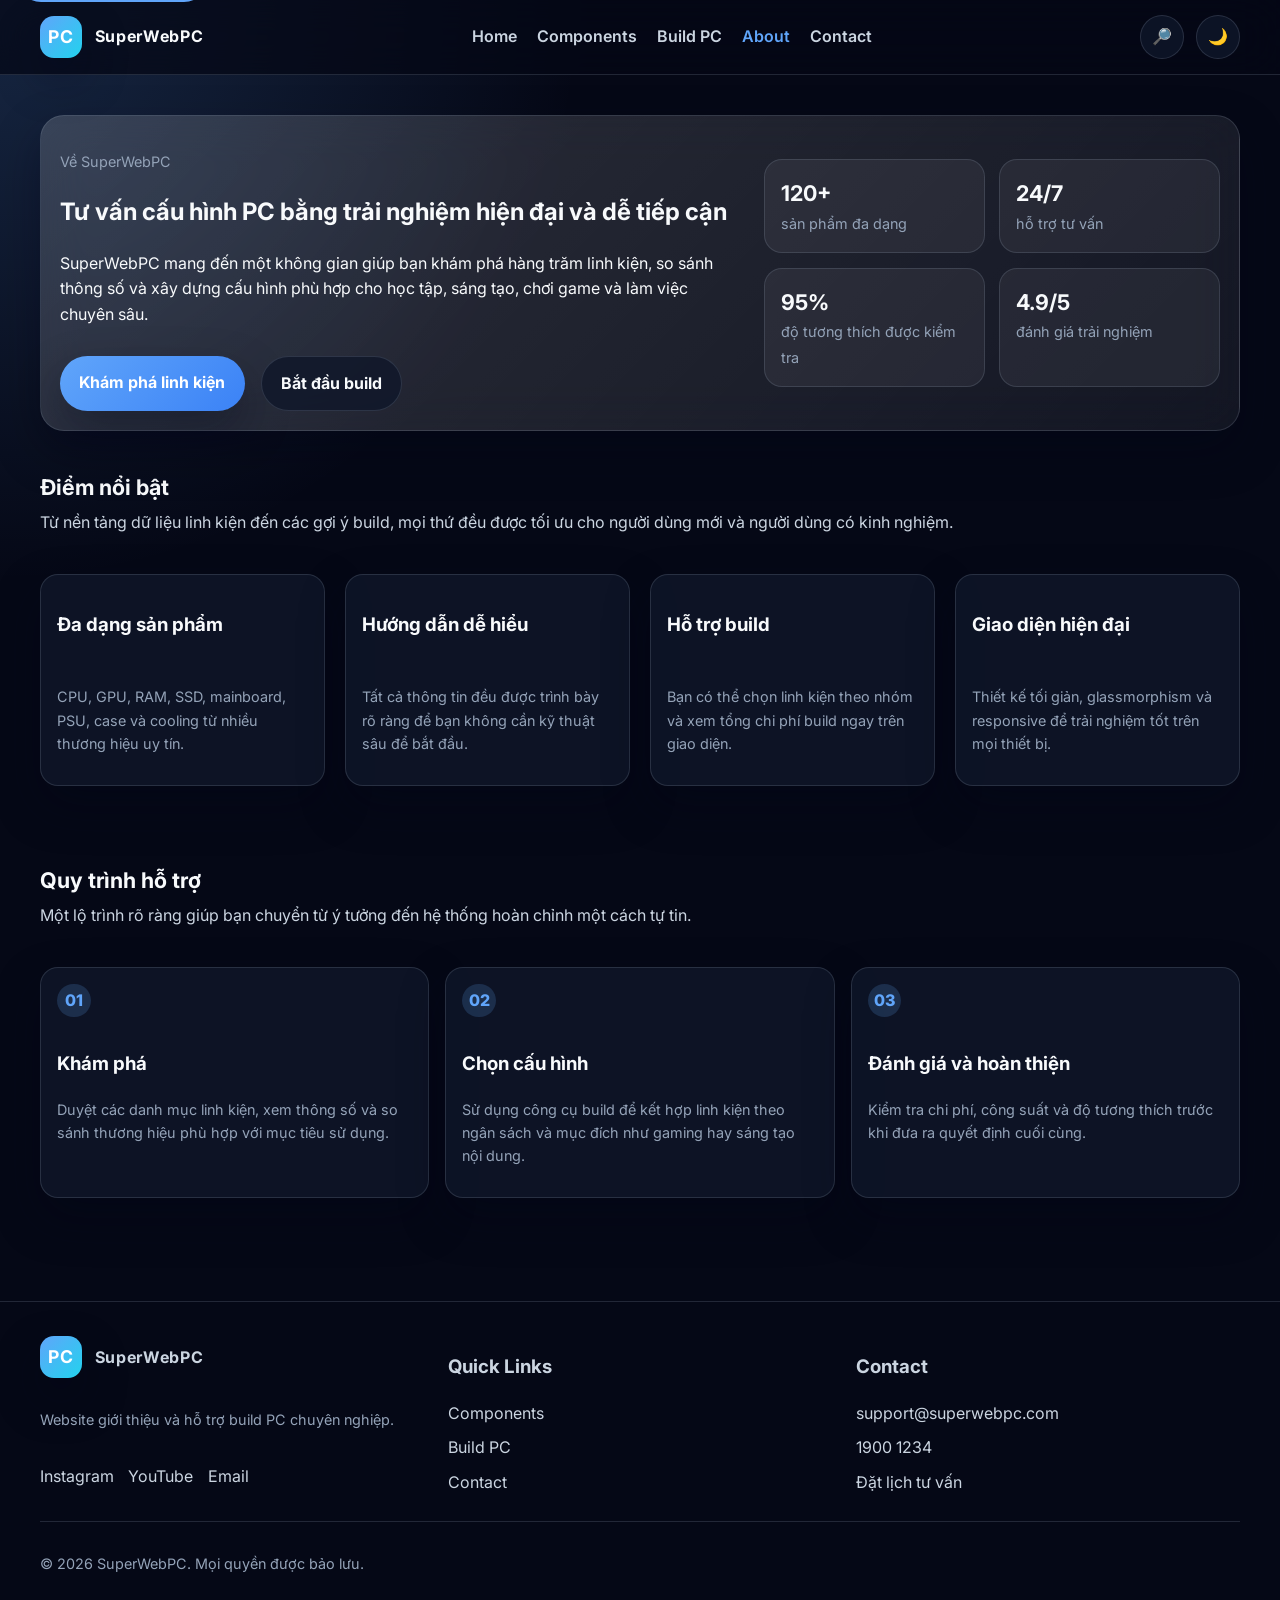
<file: about.html>
<!DOCTYPE html>
<html lang="vi">
  <head>
    <meta charset="UTF-8">
    <meta name="viewport" content="width=device-width, initial-scale=1.0">
    <meta name="description" content="Giới thiệu về SuperWebPC và giá trị dịch vụ build PC.">
    <title>About | SuperWebPC</title>
    <link rel="preconnect" href="https://fonts.googleapis.com">
    <link rel="preconnect" href="https://fonts.gstatic.com" crossorigin>
    <link href="https://fonts.googleapis.com/css2?family=Inter:wght@400;500;600;700;800&display=swap" rel="stylesheet">
    <link rel="stylesheet" href="css/variables.css">
    <link rel="stylesheet" href="css/style.css">
    <link rel="stylesheet" href="css/responsive.css">
    <link rel="stylesheet" href="css/animations.css">
  </head>
  <body>
    <a class="skip-link" href="#main-content">Skip to Main Content</a>
    <header class="site-header">
      <div class="container navbar">
        <a class="brand" href="index.html" aria-label="SuperWebPC home">
          <span class="brand-badge">PC</span>
          <span>SuperWebPC</span>
        </a>
        <button class="mobile-menu-toggle icon-btn" aria-label="Open navigation menu" aria-expanded="false">☰</button>
        <nav class="nav-links" aria-label="Primary navigation">
          <a href="index.html">Home</a>
          <a href="components.html">Components</a>
          <a href="build.html">Build PC</a>
          <a href="about.html" class="active">About</a>
          <a href="contact.html">Contact</a>
        </nav>
        <div class="nav-actions">
          <button class="icon-btn" type="button" aria-label="Search components" onclick="window.location.href='components.html'">🔎</button>
          <button class="icon-btn" type="button" data-theme-toggle aria-label="Toggle theme" aria-pressed="false">🌙</button>
        </div>
      </div>
    </header>

    <main id="main-content" class="page-shell">
      <div class="container">
        <section class="hero-card about-hero" aria-labelledby="about-title">
          <div>
            <p class="small">Về SuperWebPC</p>
            <h1 id="about-title">Tư vấn cấu hình PC bằng trải nghiệm hiện đại và dễ tiếp cận</h1>
            <p>SuperWebPC mang đến một không gian giúp bạn khám phá hàng trăm linh kiện, so sánh thông số và xây dựng cấu hình phù hợp cho học tập, sáng tạo, chơi game và làm việc chuyên sâu.</p>
            <div class="hero-actions">
              <a class="primary-btn" href="components.html">Khám phá linh kiện</a>
              <a class="secondary-btn" href="build.html">Bắt đầu build</a>
            </div>
          </div>
          <div class="stats-grid">
            <article class="stat-card">
              <strong>120+</strong>
              <span class="small">sản phẩm đa dạng</span>
            </article>
            <article class="stat-card">
              <strong>24/7</strong>
              <span class="small">hỗ trợ tư vấn</span>
            </article>
            <article class="stat-card">
              <strong>95%</strong>
              <span class="small">độ tương thích được kiểm tra</span>
            </article>
            <article class="stat-card">
              <strong>4.9/5</strong>
              <span class="small">đánh giá trải nghiệm</span>
            </article>
          </div>
        </section>

        <section class="section" aria-labelledby="about-values-title">
          <div class="section-header">
            <div>
              <h2 id="about-values-title" class="section-title">Điểm nổi bật</h2>
              <p class="section-lead">Từ nền tảng dữ liệu linh kiện đến các gợi ý build, mọi thứ đều được tối ưu cho người dùng mới và người dùng có kinh nghiệm.</p>
            </div>
          </div>
          <div class="card-grid">
            <article class="product-card">
              <h3>Đa dạng sản phẩm</h3>
              <p class="small">CPU, GPU, RAM, SSD, mainboard, PSU, case và cooling từ nhiều thương hiệu uy tín.</p>
            </article>
            <article class="product-card">
              <h3>Hướng dẫn dễ hiểu</h3>
              <p class="small">Tất cả thông tin đều được trình bày rõ ràng để bạn không cần kỹ thuật sâu để bắt đầu.</p>
            </article>
            <article class="product-card">
              <h3>Hỗ trợ build</h3>
              <p class="small">Bạn có thể chọn linh kiện theo nhóm và xem tổng chi phí build ngay trên giao diện.</p>
            </article>
            <article class="product-card">
              <h3>Giao diện hiện đại</h3>
              <p class="small">Thiết kế tối giản, glassmorphism và responsive để trải nghiệm tốt trên mọi thiết bị.</p>
            </article>
          </div>
        </section>

        <section class="section" aria-labelledby="about-process-title">
          <div class="section-header">
            <div>
              <h2 id="about-process-title" class="section-title">Quy trình hỗ trợ</h2>
              <p class="section-lead">Một lộ trình rõ ràng giúp bạn chuyển từ ý tưởng đến hệ thống hoàn chỉnh một cách tự tin.</p>
            </div>
          </div>
          <div class="timeline">
            <article class="timeline-card">
              <span>01</span>
              <h3>Khám phá</h3>
              <p class="small">Duyệt các danh mục linh kiện, xem thông số và so sánh thương hiệu phù hợp với mục tiêu sử dụng.</p>
            </article>
            <article class="timeline-card">
              <span>02</span>
              <h3>Chọn cấu hình</h3>
              <p class="small">Sử dụng công cụ build để kết hợp linh kiện theo ngân sách và mục đích như gaming hay sáng tạo nội dung.</p>
            </article>
            <article class="timeline-card">
              <span>03</span>
              <h3>Đánh giá và hoàn thiện</h3>
              <p class="small">Kiểm tra chi phí, công suất và độ tương thích trước khi đưa ra quyết định cuối cùng.</p>
            </article>
          </div>
        </section>
      </div>
    </main>

    <footer class="footer">
      <div class="container footer-grid">
        <div class="footer-brand">
          <a class="brand" href="index.html" aria-label="SuperWebPC home">
            <span class="brand-badge">PC</span>
            <span>SuperWebPC</span>
          </a>
          <p class="small">Website giới thiệu và hỗ trợ build PC chuyên nghiệp.</p>
          <div class="footer-links">
            <a href="https://instagram.com" target="_blank" rel="noreferrer">Instagram</a>
            <a href="https://youtube.com" target="_blank" rel="noreferrer">YouTube</a>
            <a href="mailto:support@superwebpc.com">Email</a>
          </div>
        </div>
        <div>
          <h3>Quick Links</h3>
          <ul class="footer-nav-list">
            <li><a href="components.html">Components</a></li>
            <li><a href="build.html">Build PC</a></li>
            <li><a href="contact.html">Contact</a></li>
          </ul>
        </div>
        <div>
          <h3>Contact</h3>
          <ul class="footer-nav-list">
            <li><a href="mailto:support@superwebpc.com">support@superwebpc.com</a></li>
            <li><a href="tel:19001234">1900 1234</a></li>
            <li><a href="contact.html">Đặt lịch tư vấn</a></li>
          </ul>
        </div>
      </div>
      <div class="container footer-bottom">
        <p class="small">© 2026 SuperWebPC. Mọi quyền được bảo lưu.</p>
        <button class="back-to-top" type="button" data-back-to-top aria-label="Back to top">↑ Top</button>
      </div>
    </footer>

    <script src="js/main.js"></script>
  </body>
</html>
</file>
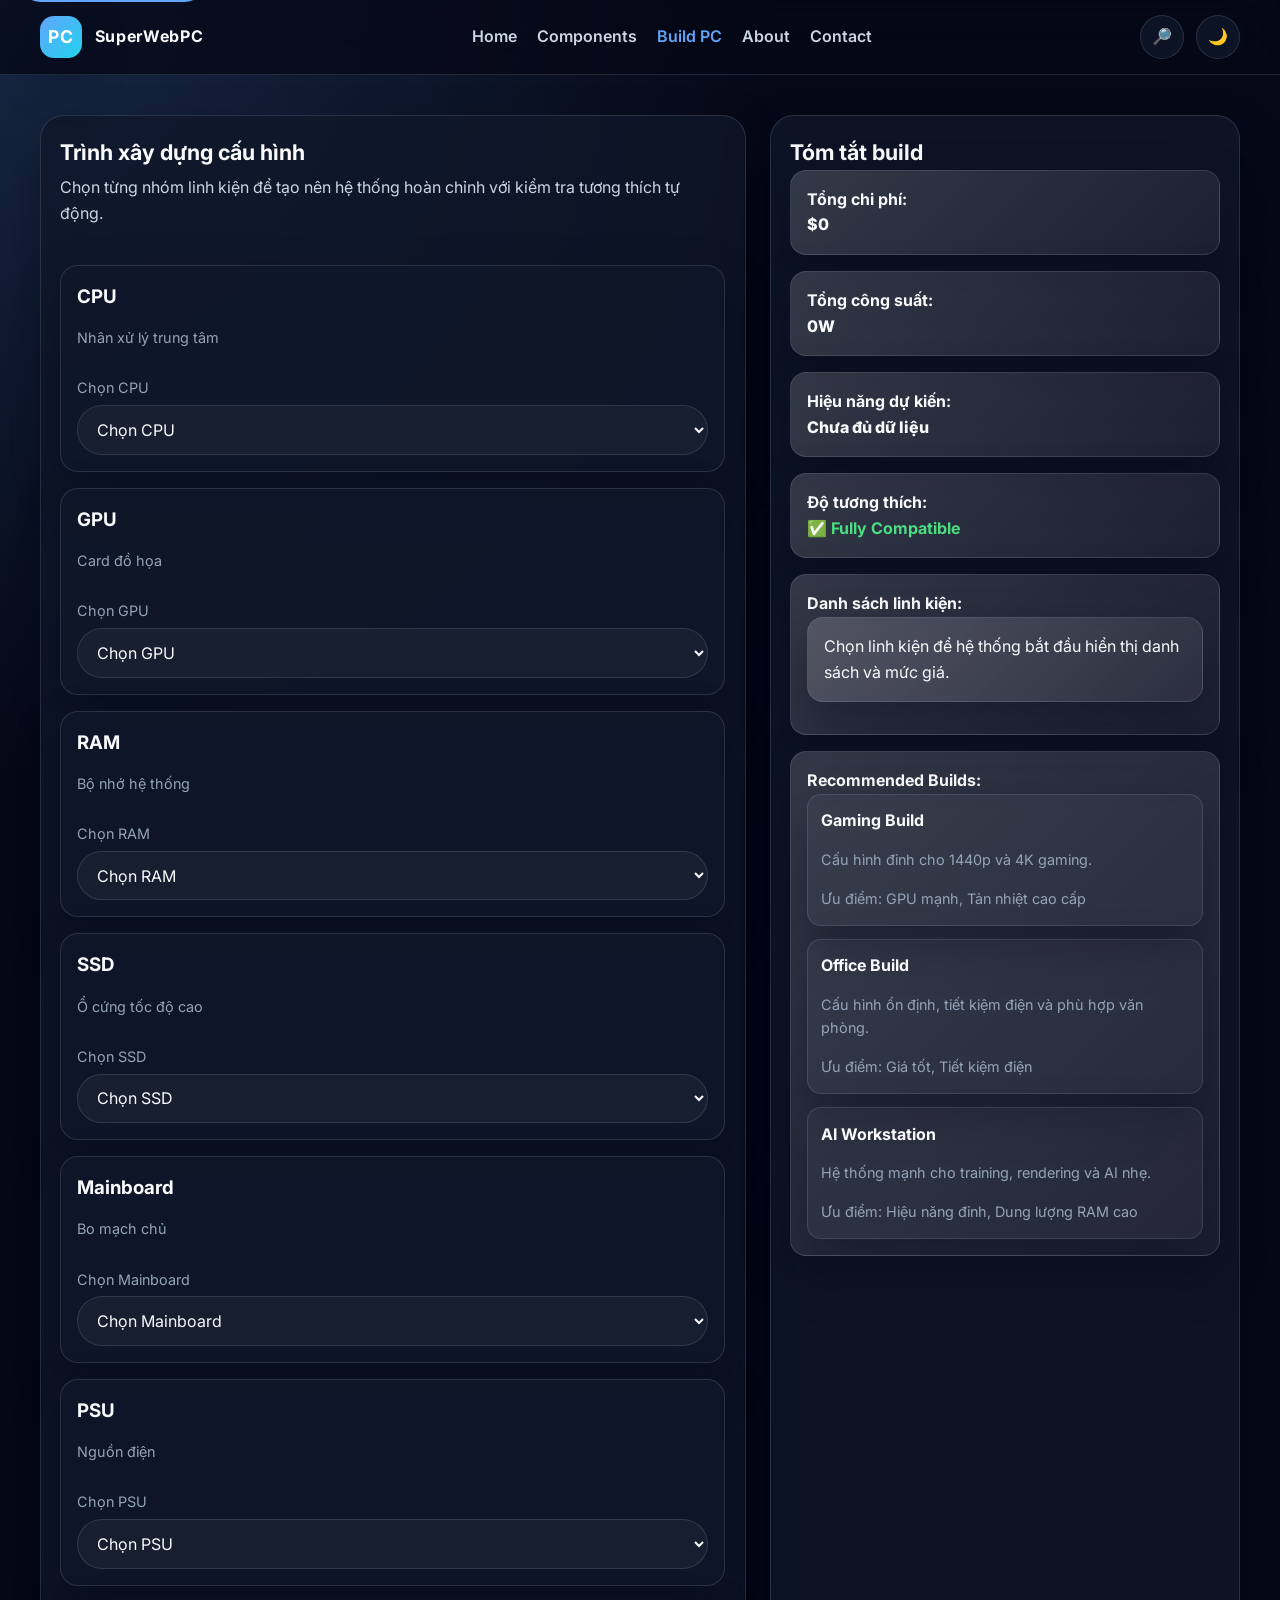
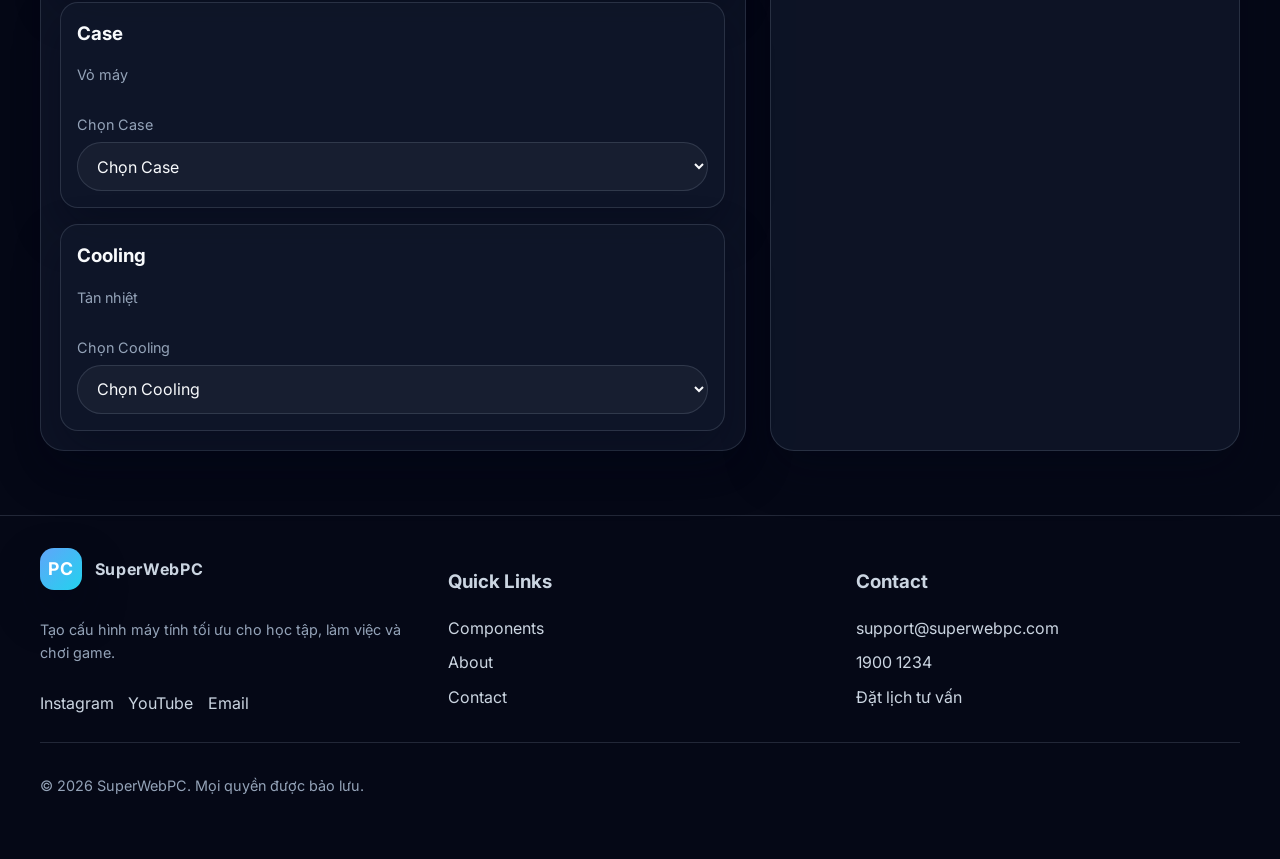
<file: build.html>
<!DOCTYPE html>
<html lang="vi">
  <head>
    <meta charset="UTF-8">
    <meta name="viewport" content="width=device-width, initial-scale=1.0">
    <meta name="description" content="Công cụ hỗ trợ build PC với gợi ý linh kiện theo từng nhóm.">
    <title>Build PC | SuperWebPC</title>
    <link rel="preconnect" href="https://fonts.googleapis.com">
    <link rel="preconnect" href="https://fonts.gstatic.com" crossorigin>
    <link href="https://fonts.googleapis.com/css2?family=Inter:wght@400;500;600;700;800&display=swap" rel="stylesheet">
    <link rel="stylesheet" href="css/variables.css">
    <link rel="stylesheet" href="css/style.css">
    <link rel="stylesheet" href="css/responsive.css">
    <link rel="stylesheet" href="css/animations.css">
  </head>
  <body>
    <a class="skip-link" href="#main-content">Skip to Main Content</a>
    <header class="site-header">
      <div class="container navbar">
        <a class="brand" href="index.html" aria-label="SuperWebPC home">
          <span class="brand-badge">PC</span>
          <span>SuperWebPC</span>
        </a>
        <button class="mobile-menu-toggle icon-btn" aria-label="Open navigation menu" aria-expanded="false">☰</button>
        <nav class="nav-links" aria-label="Primary navigation">
          <a href="index.html">Home</a>
          <a href="components.html">Components</a>
          <a href="build.html" class="active">Build PC</a>
          <a href="about.html">About</a>
          <a href="contact.html">Contact</a>
        </nav>
        <div class="nav-actions">
          <button class="icon-btn" type="button" aria-label="Search components" onclick="window.location.href='components.html'">🔎</button>
          <button class="icon-btn" type="button" data-theme-toggle aria-label="Toggle theme" aria-pressed="false">🌙</button>
        </div>
      </div>
    </header>

    <main id="main-content" class="page-shell">
      <div class="container build-layout">
        <section class="build-panel" aria-labelledby="builder-title">
          <div class="section-header">
            <div>
              <h1 id="builder-title" class="section-title">Trình xây dựng cấu hình</h1>
              <p class="section-lead">Chọn từng nhóm linh kiện để tạo nên hệ thống hoàn chỉnh với kiểm tra tương thích tự động.</p>
            </div>
          </div>
          <div class="build-controls" data-build-controls></div>
        </section>
        <aside class="info-panel" aria-label="Build summary">
          <h2 class="section-title">Tóm tắt build</h2>
          <div class="summary-card">
            <strong>Tổng chi phí:</strong>
            <div class="price" data-total-price>$0</div>
          </div>
          <div class="summary-card">
            <strong>Tổng công suất:</strong>
            <div class="price" data-total-power>0W</div>
          </div>
          <div class="summary-card">
            <strong>Hiệu năng dự kiến:</strong>
            <div class="price" data-performance>Chưa đủ dữ liệu</div>
          </div>
          <div class="summary-card">
            <strong>Độ tương thích:</strong>
            <div data-compatibility></div>
          </div>
          <div class="summary-card">
            <strong>Danh sách linh kiện:</strong>
            <div data-summary></div>
          </div>
          <div class="summary-card">
            <strong>Recommended Builds:</strong>
            <div class="preset-list" data-build-presets></div>
          </div>
        </aside>
      </div>
    </main>

    <footer class="footer">
      <div class="container footer-grid">
        <div class="footer-brand">
          <a class="brand" href="index.html" aria-label="SuperWebPC home">
            <span class="brand-badge">PC</span>
            <span>SuperWebPC</span>
          </a>
          <p class="small">Tạo cấu hình máy tính tối ưu cho học tập, làm việc và chơi game.</p>
          <div class="footer-links">
            <a href="https://instagram.com" target="_blank" rel="noreferrer">Instagram</a>
            <a href="https://youtube.com" target="_blank" rel="noreferrer">YouTube</a>
            <a href="mailto:support@superwebpc.com">Email</a>
          </div>
        </div>
        <div>
          <h3>Quick Links</h3>
          <ul class="footer-nav-list">
            <li><a href="components.html">Components</a></li>
            <li><a href="about.html">About</a></li>
            <li><a href="contact.html">Contact</a></li>
          </ul>
        </div>
        <div>
          <h3>Contact</h3>
          <ul class="footer-nav-list">
            <li><a href="mailto:support@superwebpc.com">support@superwebpc.com</a></li>
            <li><a href="tel:19001234">1900 1234</a></li>
            <li><a href="contact.html">Đặt lịch tư vấn</a></li>
          </ul>
        </div>
      </div>
      <div class="container footer-bottom">
        <p class="small">© 2026 SuperWebPC. Mọi quyền được bảo lưu.</p>
        <button class="back-to-top" type="button" data-back-to-top aria-label="Back to top">↑ Top</button>
      </div>
    </footer>

    <script src="js/data.js"></script>
    <script src="js/utils.js"></script>
    <script src="js/main.js"></script>
    <script src="js/build.js"></script>
  </body>
</html>
</file>
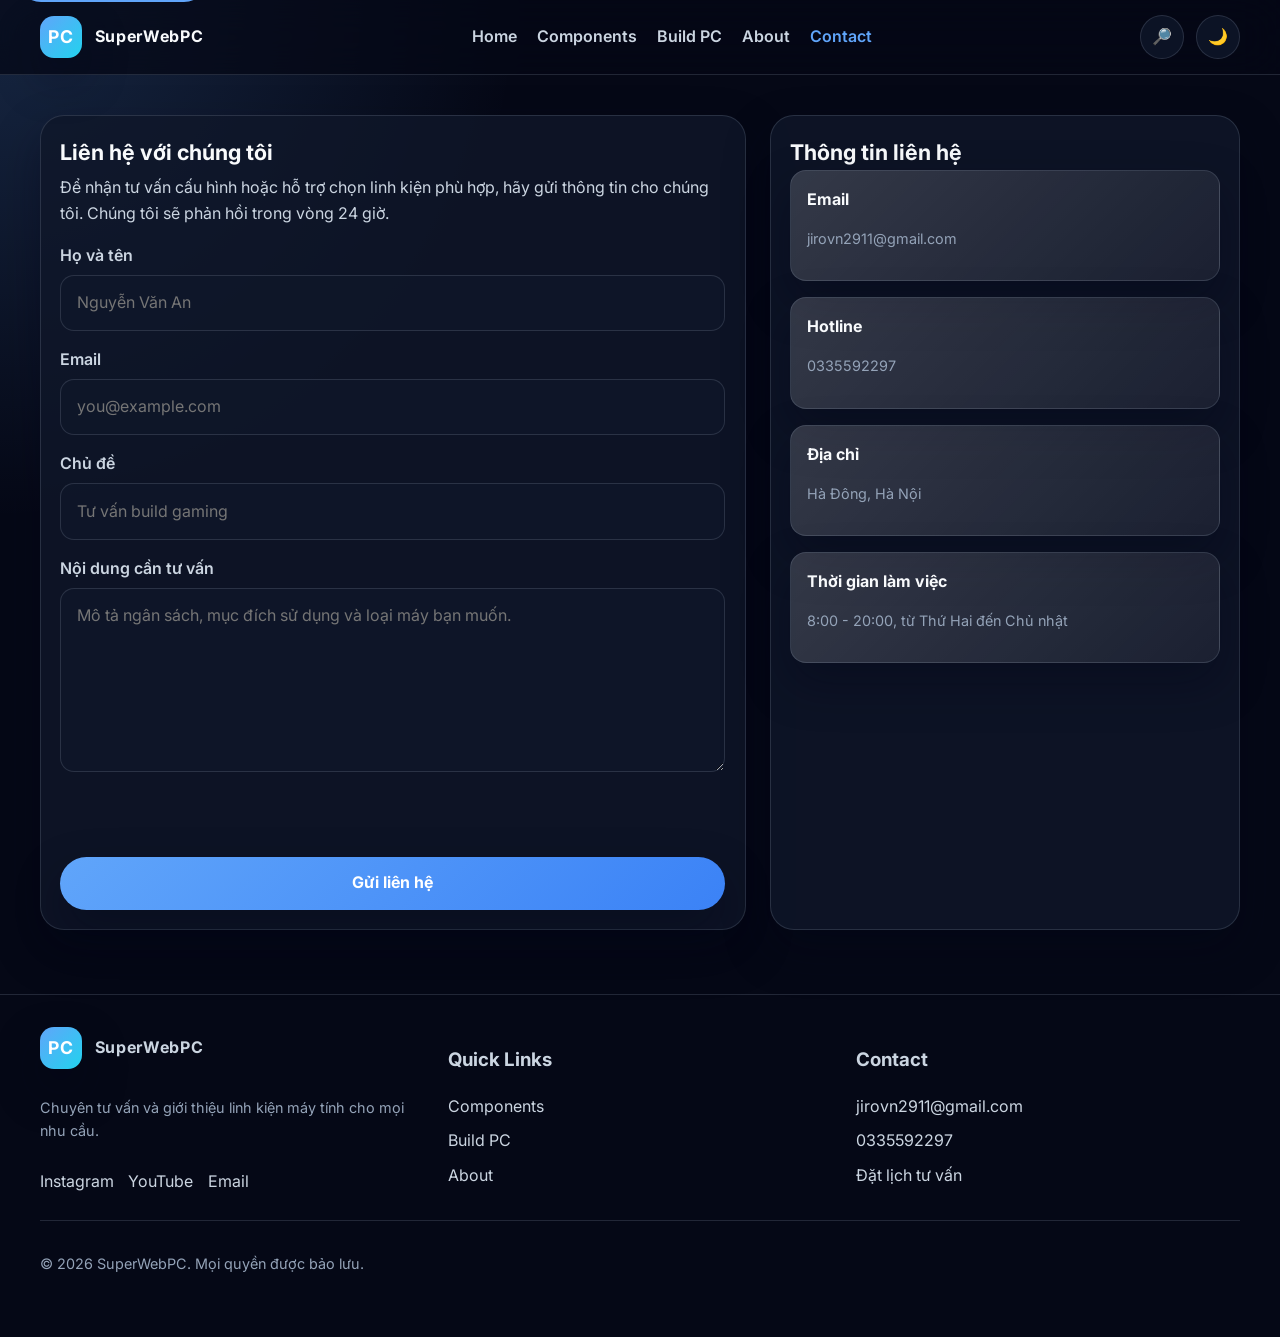
<file: contact.html>
<!DOCTYPE html>
<html lang="vi">
  <head>
    <meta charset="UTF-8">
    <meta name="viewport" content="width=device-width, initial-scale=1.0">
    <meta name="description" content="Liên hệ với SuperWebPC để nhận tư vấn build PC và linh kiện.">
    <title>Contact | SuperWebPC</title>
    <link rel="preconnect" href="https://fonts.googleapis.com">
    <link rel="preconnect" href="https://fonts.gstatic.com" crossorigin>
    <link href="https://fonts.googleapis.com/css2?family=Inter:wght@400;500;600;700;800&display=swap" rel="stylesheet">
    <link rel="stylesheet" href="css/variables.css">
    <link rel="stylesheet" href="css/style.css">
    <link rel="stylesheet" href="css/responsive.css">
    <link rel="stylesheet" href="css/animations.css">
  </head>
  <body>
    <a class="skip-link" href="#main-content">Skip to Main Content</a>
    <header class="site-header">
      <div class="container navbar">
        <a class="brand" href="index.html" aria-label="SuperWebPC home">
          <span class="brand-badge">PC</span>
          <span>SuperWebPC</span>
        </a>
        <button class="mobile-menu-toggle icon-btn" aria-label="Open navigation menu" aria-expanded="false">☰</button>
        <nav class="nav-links" aria-label="Primary navigation">
          <a href="index.html">Home</a>
          <a href="components.html">Components</a>
          <a href="build.html">Build PC</a>
          <a href="about.html">About</a>
          <a href="contact.html" class="active">Contact</a>
        </nav>
        <div class="nav-actions">
          <button class="icon-btn" type="button" aria-label="Search components" onclick="window.location.href='components.html'">🔎</button>
          <button class="icon-btn" type="button" data-theme-toggle aria-label="Toggle theme" aria-pressed="false">🌙</button>
        </div>
      </div>
    </header>

    <main id="main-content" class="page-shell">
      <div class="container build-layout">
        <section class="build-panel" aria-labelledby="contact-title">
          <h1 id="contact-title" class="section-title">Liên hệ với chúng tôi</h1>
          <p class="section-lead">Để nhận tư vấn cấu hình hoặc hỗ trợ chọn linh kiện phù hợp, hãy gửi thông tin cho chúng tôi. Chúng tôi sẽ phản hồi trong vòng 24 giờ.</p>
          <form class="form-grid" data-contact-form novalidate>
            <div class="field-group">
              <label for="name">Họ và tên</label>
              <input id="name" name="name" type="text" placeholder="Nguyễn Văn An" required>
            </div>
            <div class="field-group">
              <label for="email">Email</label>
              <input id="email" name="email" type="email" placeholder="you@example.com" required>
            </div>
            <div class="field-group">
              <label for="subject">Chủ đề</label>
              <input id="subject" name="subject" type="text" placeholder="Tư vấn build gaming" required>
            </div>
            <div class="field-group">
              <label for="message">Nội dung cần tư vấn</label>
              <textarea id="message" name="message" rows="6" placeholder="Mô tả ngân sách, mục đích sử dụng và loại máy bạn muốn." required></textarea>
            </div>
            <p class="form-status" data-form-status role="status" aria-live="polite"></p>
            <button class="primary-btn" type="submit">Gửi liên hệ</button>
          </form>
        </section>
        <aside class="info-panel" aria-label="Contact information">
          <h2 class="section-title">Thông tin liên hệ</h2>
          <div class="summary-card">
            <strong>Email</strong>
            <p class="small"><a href="mailto:jirovn2911@gmail.com">jirovn2911@gmail.com</a></p>
          </div>
          <div class="summary-card">
            <strong>Hotline</strong>
            <p class="small"><a href="tel:0335592297">0335592297</a></p>
          </div>
          <div class="summary-card">
            <strong>Địa chỉ</strong>
            <p class="small">Hà Đông, Hà Nội</p>
          </div>
          <div class="summary-card">
            <strong>Thời gian làm việc</strong>
            <p class="small">8:00 - 20:00, từ Thứ Hai đến Chủ nhật</p>
          </div>
        </aside>
      </div>
    </main>

    <footer class="footer">
      <div class="container footer-grid">
        <div class="footer-brand">
          <a class="brand" href="index.html" aria-label="SuperWebPC home">
            <span class="brand-badge">PC</span>
            <span>SuperWebPC</span>
          </a>
          <p class="small">Chuyên tư vấn và giới thiệu linh kiện máy tính cho mọi nhu cầu.</p>
          <div class="footer-links">
            <a href="https://instagram.com" target="_blank" rel="noreferrer">Instagram</a>
            <a href="https://youtube.com" target="_blank" rel="noreferrer">YouTube</a>
            <a href="mailto:support@superwebpc.com">Email</a>
          </div>
        </div>
        <div>
          <h3>Quick Links</h3>
          <ul class="footer-nav-list">
            <li><a href="components.html">Components</a></li>
            <li><a href="build.html">Build PC</a></li>
            <li><a href="about.html">About</a></li>
          </ul>
        </div>
        <div>
          <h3>Contact</h3>
          <ul class="footer-nav-list">
            <li><a href="mailto:jirovn2911@gmail.com">jirovn2911@gmail.com</a></li>
            <li><a href="tel:0335592297">0335592297</a></li>
            <li><a href="contact.html">Đặt lịch tư vấn</a></li>
          </ul>
        </div>
      </div>
      <div class="container footer-bottom">
        <p class="small">© 2026 SuperWebPC. Mọi quyền được bảo lưu.</p>
        <button class="back-to-top" type="button" data-back-to-top aria-label="Back to top">↑ Top</button>
      </div>
    </footer>

    <script src="js/main.js"></script>
  </body>
</html>
</file>
<file: css/variables.css>
:root {
  --bg-primary: #050816;
  --bg-secondary: #0f172a;
  --bg-card: rgba(15, 23, 42, 0.8);
  --text-primary: #f8fafc;
  --text-secondary: #cbd5e1;
  --text-muted: #94a3b8;
  --accent: #60a5fa;
  --accent-strong: #3b82f6;
  --accent-soft: rgba(96, 165, 250, 0.18);
  --border: rgba(148, 163, 184, 0.2);
  --shadow: 0 20px 45px rgba(2, 6, 23, 0.35);
  --glass: linear-gradient(135deg, rgba(255,255,255,0.16), rgba(255,255,255,0.06));
  --radius-lg: 24px;
  --radius-md: 18px;
  --radius-sm: 12px;
  --transition: 250ms ease;
}

body.light-theme {
  --bg-primary: #f5f7ff;
  --bg-secondary: #eef2ff;
  --bg-card: rgba(255, 255, 255, 0.8);
  --text-primary: #0f172a;
  --text-secondary: #334155;
  --text-muted: #64748b;
  --accent: #2563eb;
  --accent-strong: #1d4ed8;
  --accent-soft: rgba(37, 99, 235, 0.14);
  --border: rgba(15, 23, 42, 0.08);
  --shadow: 0 20px 45px rgba(15, 23, 42, 0.12);
  --glass: linear-gradient(135deg, rgba(255,255,255,0.9), rgba(255,255,255,0.7));
}
</file>
<file: css/style.css>
:root {
  color-scheme: dark;
}

* {
  box-sizing: border-box;
}

html {
  scroll-behavior: smooth;
}

body {
  margin: 0;
  font-family: Inter, "Segoe UI", Roboto, Arial, sans-serif;
  background:
    radial-gradient(circle at top left, rgba(96, 165, 250, 0.2), transparent 28%),
    var(--bg-primary);
  color: var(--text-primary);
  line-height: 1.6;
  transition: background var(--transition), color var(--transition);
}

img {
  max-width: 100%;
  display: block;
}

a {
  color: inherit;
  text-decoration: none;
}

button,
input,
select,
textarea {
  font: inherit;
}

.skip-link {
  position: absolute;
  left: 1rem;
  top: -3rem;
  background: var(--accent);
  color: white;
  padding: 0.75rem 1.2rem;
  border-radius: 999px;
  z-index: 999;
  transition: top var(--transition);
}

.skip-link:focus {
  top: 1rem;
}

:focus-visible {
  outline: 3px solid var(--accent);
  outline-offset: 3px;
}
/* Layout chung và component UI cho toàn bộ website */
.container {
  width: min(1200px, calc(100% - 2rem));
  margin: 0 auto;
}

.site-header {
  position: sticky;
  top: 0;
  z-index: 100;
  backdrop-filter: blur(24px);
  background: rgba(5, 8, 22, 0.72);
  border-bottom: 1px solid var(--border);
  transition: box-shadow var(--transition), background var(--transition), border-color var(--transition);
}

.site-header.scrolled {
  box-shadow: 0 20px 45px rgba(2, 6, 23, 0.42);
}

body.light-theme .site-header {
  background: rgba(245, 247, 255, 0.8);
}

.navbar {
  display: flex;
  align-items: center;
  justify-content: space-between;
  min-height: 74px;
}

.brand {
  display: flex;
  align-items: center;
  gap: 0.8rem;
  font-weight: 700;
  letter-spacing: 0.04em;
}

.brand-badge {
  width: 42px;
  height: 42px;
  border-radius: 14px;
  display: grid;
  place-items: center;
  background: linear-gradient(135deg, var(--accent), #22d3ee);
  color: white;
  font-size: 1.1rem;
  box-shadow: var(--shadow);
}

.nav-links {
  display: flex;
  align-items: center;
  gap: 1.25rem;
}

.nav-links a {
  color: var(--text-secondary);
  font-weight: 600;
  transition: color var(--transition);
}

.nav-links a:hover,
.nav-links a.active {
  color: var(--accent);
}

.nav-actions {
  display: flex;
  align-items: center;
  gap: 0.75rem;
}

.icon-btn,
.primary-btn,
.secondary-btn {
  border: none;
  cursor: pointer;
  transition: transform var(--transition), box-shadow var(--transition), background var(--transition), border-color var(--transition);
  position: relative;
  overflow: hidden;
}

.icon-btn {
  width: 44px;
  height: 44px;
  border-radius: 50%;
  background: var(--bg-card);
  color: var(--text-primary);
  display: grid;
  place-items: center;
  border: 1px solid var(--border);
}

.icon-btn:hover,
.primary-btn:hover,
.secondary-btn:hover {
  transform: translateY(-2px);
}

.primary-btn,
.secondary-btn {
  padding: 0.85rem 1.2rem;
  border-radius: 999px;
  font-weight: 700;
}

.primary-btn {
  background: linear-gradient(135deg, var(--accent), var(--accent-strong));
  color: white;
  box-shadow: var(--shadow);
}

.primary-btn:hover,
.secondary-btn:hover,
.icon-btn:hover {
  transform: translateY(-2px) scale(1.01);
  box-shadow: 0 14px 32px rgba(96, 165, 250, 0.18);
}

.primary-btn:active,
.secondary-btn:active,
.icon-btn:active {
  transform: translateY(0) scale(0.99);
}

.primary-btn:focus-visible,
.secondary-btn:focus-visible,
.icon-btn:focus-visible,
input:focus-visible,
select:focus-visible,
textarea:focus-visible {
  box-shadow: 0 0 0 3px rgba(96, 165, 250, 0.24);
}

.primary-btn:disabled,
.secondary-btn:disabled,
.icon-btn:disabled {
  opacity: 0.65;
  cursor: not-allowed;
  transform: none;
  box-shadow: none;
}

.secondary-btn {
  background: var(--bg-card);
  color: var(--text-primary);
  border: 1px solid var(--border);
}

.hero {
  padding: 5rem 0 3rem;
}

.hero-grid {
  display: grid;
  grid-template-columns: 1.2fr 0.8fr;
  gap: 2rem;
  align-items: center;
}

.hero-copy h1 {
  font-size: clamp(2.2rem, 4vw, 3.6rem);
  line-height: 1.1;
  margin: 0 0 1rem;
}

.hero-copy p {
  color: var(--text-secondary);
  font-size: 1.05rem;
  max-width: 650px;
}

.hero-actions {
  display: flex;
  flex-wrap: wrap;
  gap: 1rem;
  margin-top: 1.8rem;
}

.hero-card {
  background: var(--glass);
  border: 1px solid var(--border);
  border-radius: var(--radius-lg);
  padding: 1.2rem;
  box-shadow: var(--shadow);
  backdrop-filter: blur(24px);
}

.hero-card ul {
  padding: 0;
  margin: 0;
  list-style: none;
  display: grid;
  gap: 0.7rem;
}

.hero-card li {
  color: var(--text-secondary);
  display: flex;
  align-items: center;
  gap: 0.7rem;
}

.hero-card li::before {
  content: "•";
  color: var(--accent);
  font-size: 1.25rem;
}

.section {
  padding: 2.4rem 0;
}

.section-header {
  display: flex;
  justify-content: space-between;
  align-items: center;
  margin-bottom: 1.4rem;
}

.section-title {
  font-size: 1.35rem;
  margin: 0;
}

.section-lead {
  color: var(--text-secondary);
  margin-top: 0.35rem;
}

.card-grid {
  display: grid;
  grid-template-columns: repeat(4, minmax(0, 1fr));
  gap: 1.25rem;
}

.product-card,
.build-selector-card,
.summary-card,
.timeline-card,
.preset-card,
.compare-card {
  position: relative;
  overflow: hidden;
  background: var(--bg-card);
  border: 1px solid var(--border);
  border-radius: var(--radius-md);
  box-shadow: var(--shadow);
  transition: transform var(--transition), border-color var(--transition), box-shadow var(--transition), background var(--transition);
}

.product-card {
  padding: 1rem;
  display: flex;
  flex-direction: column;
  gap: 0.8rem;
}

.product-card::before,
.build-selector-card::before,
.summary-card::before,
.timeline-card::before,
.preset-card::before,
.compare-card::before {
  content: "";
  position: absolute;
  inset: 0;
  border-radius: inherit;
  border: 1px solid transparent;
  background: linear-gradient(135deg, rgba(96, 165, 250, 0.28), transparent 45%, rgba(34, 211, 238, 0.22));
  mask: linear-gradient(#fff 0 0) content-box, linear-gradient(#fff 0 0);
  mask-composite: exclude;
  opacity: 0;
  transition: opacity var(--transition);
  pointer-events: none;
}

.product-card:hover,
.build-selector-card:hover,
.summary-card:hover,
.timeline-card:hover,
.preset-card:hover,
.compare-card:hover {
  transform: translateY(-6px) scale(1.01);
  border-color: var(--accent);
  box-shadow: 0 22px 48px rgba(37, 99, 235, 0.22);
}

.product-card:hover::before,
.build-selector-card:hover::before,
.summary-card:hover::before,
.timeline-card:hover::before,
.preset-card:hover::before,
.compare-card:hover::before {
  opacity: 1;
}

.product-card img {
  width: 100%;
  height: 210px;
  object-fit: cover;
  border-radius: 14px;
}

.product-meta {
  display: flex;
  justify-content: space-between;
  align-items: center;
  color: var(--text-muted);
  font-size: 0.95rem;
}

.product-badge,
.product-tag {
  display: inline-flex;
  align-items: center;
  gap: 0.35rem;
  padding: 0.28rem 0.6rem;
  border-radius: 999px;
  font-size: 0.75rem;
  font-weight: 700;
  text-transform: uppercase;
  letter-spacing: 0.08em;
  background: var(--accent-soft);
  color: var(--accent);
}

.price {
  font-weight: 800;
  color: var(--text-primary);
}

.card-actions {
  display: flex;
  flex-wrap: wrap;
  gap: 0.6rem;
  margin-top: auto;
}

.card-actions .secondary-btn,
.card-actions .primary-btn {
  font-size: 0.9rem;
  padding: 0.7rem 0.95rem;
}

.catalog-shell {
  display: grid;
  grid-template-columns: minmax(280px, 340px) 1fr;
  gap: 1.4rem;
  align-items: start;
}

.filters-panel {
  background: var(--bg-card);
  border: 1px solid var(--border);
  border-radius: var(--radius-lg);
  padding: 1.2rem;
  box-shadow: var(--shadow);
  display: grid;
  gap: 1rem;
}

.filter-group {
  display: grid;
  gap: 0.85rem;
}

.filter-group label {
  display: grid;
  gap: 0.4rem;
  color: var(--text-secondary);
  font-size: 0.95rem;
}

.filter-group select,
.filter-group input {
  width: 100%;
  padding: 0.8rem 0.95rem;
  border-radius: 999px;
  border: 1px solid var(--border);
  background: rgba(255,255,255,0.04);
  color: var(--text-primary);
}

.catalog-toolbar {
  display: flex;
  justify-content: space-between;
  align-items: center;
  margin-bottom: 1rem;
}

.catalog-main {
  min-width: 0;
}

.empty-state {
  padding: 2rem;
  border: 1px dashed var(--border);
  border-radius: var(--radius-md);
  color: var(--text-secondary);
  text-align: center;
  background: rgba(255,255,255,0.03);
}

.modal-backdrop {
  position: fixed;
  inset: 0;
  padding: 1rem;
  display: none;
  align-items: center;
  justify-content: center;
  background: rgba(2, 6, 23, 0.82);
  backdrop-filter: blur(10px);
  z-index: 200;
}

.modal-backdrop.open {
  display: flex;
}

.modal-content {
  position: relative;
  width: min(980px, 100%);
  max-height: 90vh;
  overflow: auto;
  background: var(--bg-card);
  border: 1px solid var(--border);
  border-radius: var(--radius-lg);
  padding: 1.4rem;
  box-shadow: var(--shadow);
}

.modal-close {
  position: sticky;
  top: 0.75rem;
  float: right;
  margin-left: 1rem;
}

.detail-grid {
  display: grid;
  grid-template-columns: 1.05fr 0.95fr;
  gap: 1.4rem;
  align-items: start;
}

.detail-grid img {
  width: 100%;
  height: auto;
  max-height: 380px;
  object-fit: cover;
  border-radius: 18px;
}

.filter-bar {
  display: flex;
  gap: 1rem;
  flex-wrap: wrap;
  margin-bottom: 1.2rem;
}

.filter-bar select,
.search-box input {
  width: 100%;
  min-width: 180px;
  padding: 0.85rem 1rem;
  border-radius: 999px;
  border: 1px solid var(--border);
  background: var(--bg-card);
  color: var(--text-primary);
}

.search-box {
  flex: 1;
  min-width: min(320px, 100%);
}

.page-shell {
  padding: 2.5rem 0 4rem;
}

.build-layout {
  display: grid;
  grid-template-columns: 1.2fr 0.8fr;
  gap: 1.5rem;
}

.build-panel,
.info-panel {
  background: var(--bg-card);
  border: 1px solid var(--border);
  border-radius: var(--radius-lg);
  padding: 1.2rem;
  box-shadow: var(--shadow);
}

.category-list {
  display: grid;
  gap: 0.8rem;
}

.category-item {
  border: 1px solid var(--border);
  border-radius: 16px;
  padding: 0.95rem;
  cursor: pointer;
  display: flex;
  justify-content: space-between;
  align-items: center;
  background: rgba(255,255,255,0.03);
}

.category-item.active {
  border-color: var(--accent);
  background: var(--accent-soft);
}

.summary-card {
  padding: 1rem;
  border-radius: 16px;
  border: 1px solid var(--border);
  background: var(--glass);
  margin-bottom: 1rem;
}

.favorite-btn {
  position: absolute;
  top: 0.85rem;
  right: 0.85rem;
  width: 2.4rem;
  height: 2.4rem;
  border-radius: 999px;
  z-index: 2;
}

.favorite-btn.active {
  color: #f43f5e;
  background: rgba(244, 63, 94, 0.16);
}

.build-controls {
  display: grid;
  gap: 1rem;
}

.build-selector-card {
  background: var(--bg-card);
  border: 1px solid var(--border);
  border-radius: var(--radius-md);
  padding: 1rem;
  box-shadow: var(--shadow);
  display: grid;
  gap: 0.8rem;
}

.build-selector-header h3 {
  margin: 0;
}

.build-picker {
  display: grid;
  gap: 0.35rem;
}

.build-picker select {
  width: 100%;
  padding: 0.8rem 0.95rem;
  border-radius: 999px;
  border: 1px solid var(--border);
  background: rgba(255,255,255,0.04);
  color: var(--text-primary);
}

.preset-list {
  display: grid;
  gap: 0.8rem;
}

.preset-card {
  width: 100%;
  text-align: left;
  border: 1px solid var(--border);
  border-radius: 14px;
  padding: 0.85rem;
  background: rgba(255,255,255,0.03);
  color: var(--text-primary);
  cursor: pointer;
}

.compatibility-success {
  color: #4ade80;
  font-weight: 700;
}

.compatibility-list {
  margin: 0;
  padding-left: 1rem;
  display: grid;
  gap: 0.35rem;
}

.preview-shell {
  display: grid;
  gap: 1rem;
}

.preview-card {
  min-height: 180px;
  padding: 1.2rem;
  border-radius: var(--radius-lg);
  border: 1px solid var(--border);
  background: linear-gradient(135deg, rgba(255,255,255,0.16), rgba(255,255,255,0.06));
  background-size: cover;
  background-position: center;
  color: white;
  display: flex;
  align-items: end;
  box-shadow: var(--shadow);
}

.preview-panel {
  background: rgba(2, 6, 23, 0.66);
  padding: 1rem;
  border-radius: 16px;
  border: 1px solid rgba(255,255,255,0.18);
  backdrop-filter: blur(12px);
}

.gallery-item img {
  transition: transform var(--transition), box-shadow var(--transition), border var(--transition);
}

.gallery-item img:hover,
.gallery-item img:focus-visible {
  transform: scale(1.03);
  box-shadow: 0 16px 28px rgba(96, 165, 250, 0.2);
  border: 1px solid var(--accent);
}

.footer {
  padding: 2rem 0 3rem;
  border-top: 1px solid var(--border);
  color: var(--text-secondary);
}

.footer-grid {
  display: grid;
  grid-template-columns: repeat(3, minmax(0, 1fr));
  gap: 1.5rem;
}

.form-grid {
  display: grid;
  gap: 1rem;
}

.form-grid input,
.form-grid textarea {
  width: 100%;
  padding: 0.9rem 1rem;
  border-radius: 14px;
  border: 1px solid var(--border);
  background: var(--bg-card);
  color: var(--text-primary);
}

.about-hero {
  display: grid;
  grid-template-columns: 1.2fr 0.8fr;
  gap: 1.25rem;
  align-items: center;
}

.stats-grid {
  display: grid;
  grid-template-columns: repeat(2, minmax(0, 1fr));
  gap: 0.9rem;
}

.stat-card {
  padding: 1rem;
  border: 1px solid var(--border);
  border-radius: var(--radius-md);
  background: rgba(255, 255, 255, 0.06);
}

.stat-card strong {
  display: block;
  font-size: 1.35rem;
  color: var(--text-primary);
}

.timeline {
  display: grid;
  grid-template-columns: repeat(3, minmax(0, 1fr));
  gap: 1rem;
}

.timeline-card {
  padding: 1rem;
  border: 1px solid var(--border);
  border-radius: var(--radius-md);
  background: var(--bg-card);
  box-shadow: var(--shadow);
}

.timeline-card span {
  display: inline-flex;
  width: 2.1rem;
  height: 2.1rem;
  align-items: center;
  justify-content: center;
  border-radius: 999px;
  background: var(--accent-soft);
  color: var(--accent);
  font-weight: 800;
  margin-bottom: 0.8rem;
}

.field-group {
  display: grid;
  gap: 0.4rem;
}

.field-group label {
  font-weight: 600;
  color: var(--text-secondary);
}

.form-status {
  min-height: 1.3rem;
  font-weight: 600;
  color: var(--text-secondary);
}

.form-status.error {
  color: #fda4af;
}

.form-status.success {
  color: #86efac;
}

.footer-brand {
  display: grid;
  gap: 0.8rem;
}

.footer-links {
  display: flex;
  flex-wrap: wrap;
  gap: 0.9rem;
}

.footer-nav-list {
  list-style: none;
  padding: 0;
  margin: 0;
  display: grid;
  gap: 0.55rem;
}

.footer-bottom {
  margin-top: 1.6rem;
  padding-top: 1rem;
  border-top: 1px solid var(--border);
  display: flex;
  justify-content: space-between;
  align-items: center;
  gap: 1rem;
  flex-wrap: wrap;
}

.back-to-top {
  border: 1px solid var(--border);
  background: var(--bg-card);
  color: var(--text-primary);
  border-radius: 999px;
  padding: 0.65rem 0.9rem;
  cursor: pointer;
  transition: transform var(--transition), opacity var(--transition);
  opacity: 0;
  transform: translateY(10px);
  pointer-events: none;
}

.back-to-top.visible {
  opacity: 1;
  transform: translateY(0);
  pointer-events: auto;
}

.loading-screen {
  position: fixed;
  inset: 0;
  display: grid;
  place-items: center;
  background: radial-gradient(circle at top, rgba(96, 165, 250, 0.2), rgba(5, 8, 22, 0.96));
  z-index: 400;
  transition: opacity var(--transition), visibility var(--transition);
}

.loading-screen.hidden {
  opacity: 0;
  visibility: hidden;
  pointer-events: none;
}

.loading-card {
  width: min(360px, calc(100% - 2rem));
  padding: 1.4rem;
  border-radius: var(--radius-lg);
  background: rgba(15, 23, 42, 0.75);
  border: 1px solid var(--border);
  box-shadow: var(--shadow);
  text-align: center;
}

.loading-brand {
  display: inline-flex;
  align-items: center;
  gap: 0.75rem;
  font-size: 1.2rem;
  font-weight: 800;
  margin-bottom: 1rem;
}

.loading-spinner {
  width: 54px;
  height: 54px;
  margin: 0 auto 1rem;
  border-radius: 50%;
  border: 4px solid rgba(255,255,255,0.18);
  border-top-color: var(--accent);
  animation: spin 1s linear infinite;
}

.progress-track {
  width: 100%;
  height: 8px;
  border-radius: 999px;
  overflow: hidden;
  background: rgba(255,255,255,0.08);
  margin-top: 1rem;
}

.progress-fill {
  height: 100%;
  width: 0;
  border-radius: inherit;
  background: linear-gradient(90deg, var(--accent), #22d3ee);
  transition: width 200ms ease;
}

.fade-up {
  opacity: 0;
  transform: translateY(24px);
  transition: opacity 700ms ease, transform 700ms ease;
}

.fade-up.visible {
  opacity: 1;
  transform: translateY(0);
}

.suggestions-dropdown {
  position: relative;
  margin-top: 0.75rem;
}

.suggestions-list,
.history-list,
.favorite-list,
.recent-list {
  display: grid;
  gap: 0.7rem;
}

.suggestion-chip,
.history-item,
.favorite-item,
.recent-item {
  display: flex;
  justify-content: space-between;
  gap: 0.8rem;
  align-items: center;
  padding: 0.8rem 0.95rem;
  border-radius: 14px;
  border: 1px solid var(--border);
  background: rgba(255,255,255,0.05);
}

.compare-table {
  width: 100%;
  border-collapse: collapse;
  margin-top: 1rem;
}

.compare-table th,
.compare-table td {
  text-align: left;
  padding: 0.8rem;
  border-bottom: 1px solid var(--border);
  vertical-align: top;
}

.compare-table thead th {
  color: var(--accent);
  font-size: 0.9rem;
  text-transform: uppercase;
  letter-spacing: 0.08em;
}

.score-list {
  display: grid;
  gap: 0.8rem;
}

.score-row {
  display: grid;
  gap: 0.35rem;
}

.score-row .score-label {
  display: flex;
  justify-content: space-between;
  color: var(--text-secondary);
  font-size: 0.9rem;
}

.score-track {
  height: 8px;
  border-radius: 999px;
  overflow: hidden;
  background: rgba(255,255,255,0.09);
}

.score-fill {
  height: 100%;
  border-radius: inherit;
  background: linear-gradient(90deg, #60a5fa, #22d3ee);
}

.small {
  font-size: 0.9rem;
  color: var(--text-muted);
}

.section-header.compact {
  margin-bottom: 0;
}
</file>
<file: css/responsive.css>
.mobile-menu-toggle {
  display: none;
}

@media (max-width: 1024px) {
  .hero-grid,
  .build-layout,
  .catalog-shell,
  .detail-grid,
  .about-hero,
  .timeline {
    grid-template-columns: 1fr;
  }

  .card-grid {
    grid-template-columns: repeat(2, minmax(0, 1fr));
  }

  .footer-grid {
    grid-template-columns: 1fr;
  }
}

@media (max-width: 768px) {
  .nav-links {
    position: absolute;
    top: 74px;
    left: 1rem;
    right: 1rem;
    display: none;
    flex-direction: column;
    align-items: flex-start;
    padding: 1rem;
    background: var(--bg-card);
    border: 1px solid var(--border);
    border-radius: 16px;
    box-shadow: var(--shadow);
  }

  .nav-links.open {
    display: flex;
  }

  .mobile-menu-toggle {
    display: inline-grid;
    place-items: center;
  }

  .hero {
    padding-top: 3rem;
  }

  .card-grid,
  .stats-grid {
    grid-template-columns: 1fr;
  }

  .filters-panel {
    order: 2;
  }

  .build-layout {
    display: grid;
    gap: 1rem;
  }

  .footer-bottom {
    flex-direction: column;
    align-items: flex-start;
  }
}

@media (max-width: 480px) {
  .navbar {
    min-height: 66px;
  }

  .hero-copy h1 {
    font-size: 2rem;
  }

  .primary-btn,
  .secondary-btn {
    width: 100%;
    text-align: center;
  }
}
</file>
<file: css/animations.css>
@keyframes floatCard {
  0%,
  100% {
    transform: translateY(0px);
  }
  50% {
    transform: translateY(-6px);
  }
}

.product-card:hover img {
  animation: floatCard 1.8s ease-in-out infinite;
}

@keyframes pulseAccent {
  0%,
  100% {
    box-shadow: 0 0 0 0 rgba(96, 165, 250, 0.2);
  }
  50% {
    box-shadow: 0 0 0 10px rgba(96, 165, 250, 0);
  }
}

.hero-card {
  animation: pulseAccent 5s ease-in-out infinite;
}
</file>
